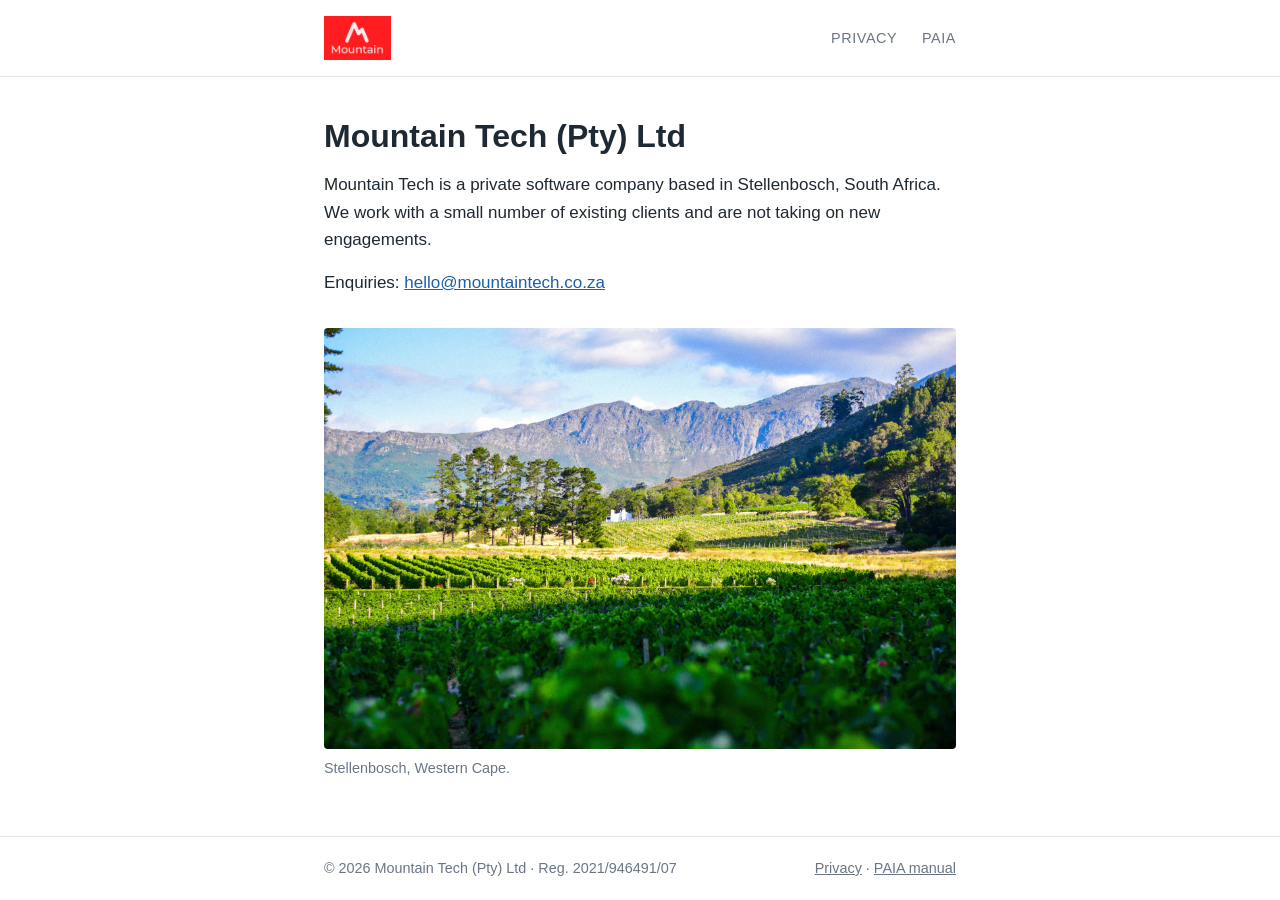
<file: index.html>
<!DOCTYPE html>
<html lang="en">
<head>
  <meta charset="UTF-8">
  <meta name="viewport" content="width=device-width, initial-scale=1.0">
  <meta name="description" content="Mountain Tech (Pty) Ltd is a private software company based in Stellenbosch, South Africa.">
  <title>Mountain Tech (Pty) Ltd</title>
  <link rel="stylesheet" href="/css/site.css">
  <link rel="apple-touch-icon" sizes="180x180" href="/apple-touch-icon.png">
  <link rel="icon" type="image/png" sizes="32x32" href="/favicon-32x32.png">
  <link rel="icon" type="image/png" sizes="16x16" href="/favicon-16x16.png">
  <link rel="manifest" href="/site.webmanifest">
</head>
<body>
  <header class="site-header">
    <div class="wrap">
      <a class="brand" href="/">
        <img src="/img/logo-transparent.png" alt="Mountain Tech">
      </a>
      <nav>
        <a href="/privacy/">Privacy</a>
        <a href="/paia/">PAIA</a>
      </nav>
    </div>
  </header>

  <main>
    <div class="wrap">
      <h1>Mountain Tech (Pty) Ltd</h1>
      <p>Mountain Tech is a private software company based in Stellenbosch, South Africa. We work with a small number of existing clients and are not taking on new engagements.</p>
      <p>Enquiries: <a href="mailto:hello@mountaintech.co.za">hello@mountaintech.co.za</a></p>
      <figure>
        <img src="/img/vineyard.jpg" alt="Vineyards outside Stellenbosch" width="960" height="640">
        <figcaption>Stellenbosch, Western Cape.</figcaption>
      </figure>
    </div>
  </main>

  <footer class="site-footer">
    <div class="wrap">
      <span>&copy; 2026 Mountain Tech (Pty) Ltd &middot; Reg. 2021/946491/07</span>
      <span><a href="/privacy/">Privacy</a> &middot; <a href="/paia/">PAIA manual</a></span>
    </div>
  </footer>
</body>
</html>
</file>
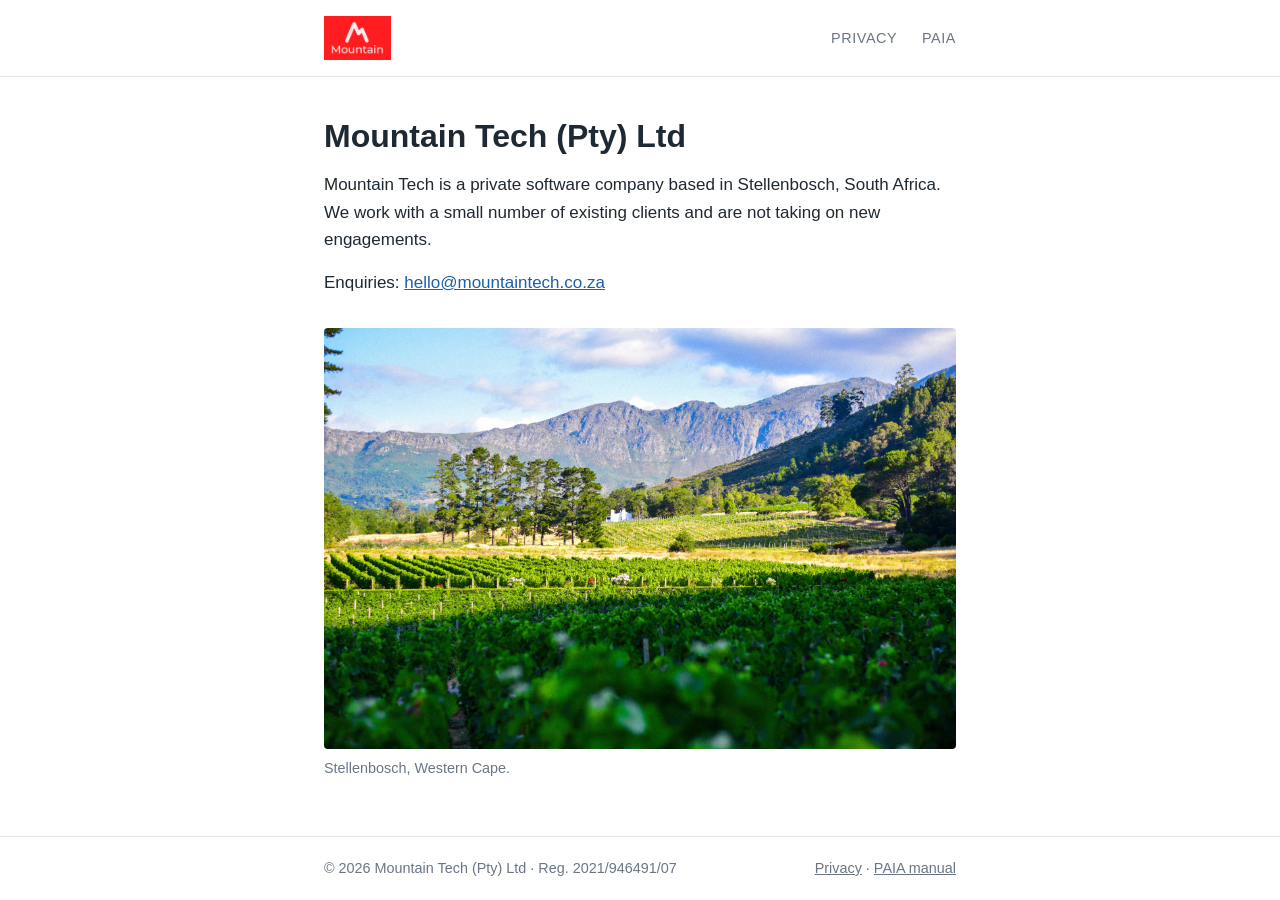
<file: about-us/index.html>
<!DOCTYPE html>
<html lang="en">
<head>
  <meta charset="UTF-8">
  <meta http-equiv="refresh" content="0; url=/">
  <meta name="robots" content="noindex">
  <link rel="canonical" href="https://mountaintech.co.za/">
  <title>Redirecting - Mountain Tech (Pty) Ltd</title>
</head>
<body>
  <p>This page has moved. <a href="/">Continue to mountaintech.co.za</a>.</p>
</body>
</html>
</file>
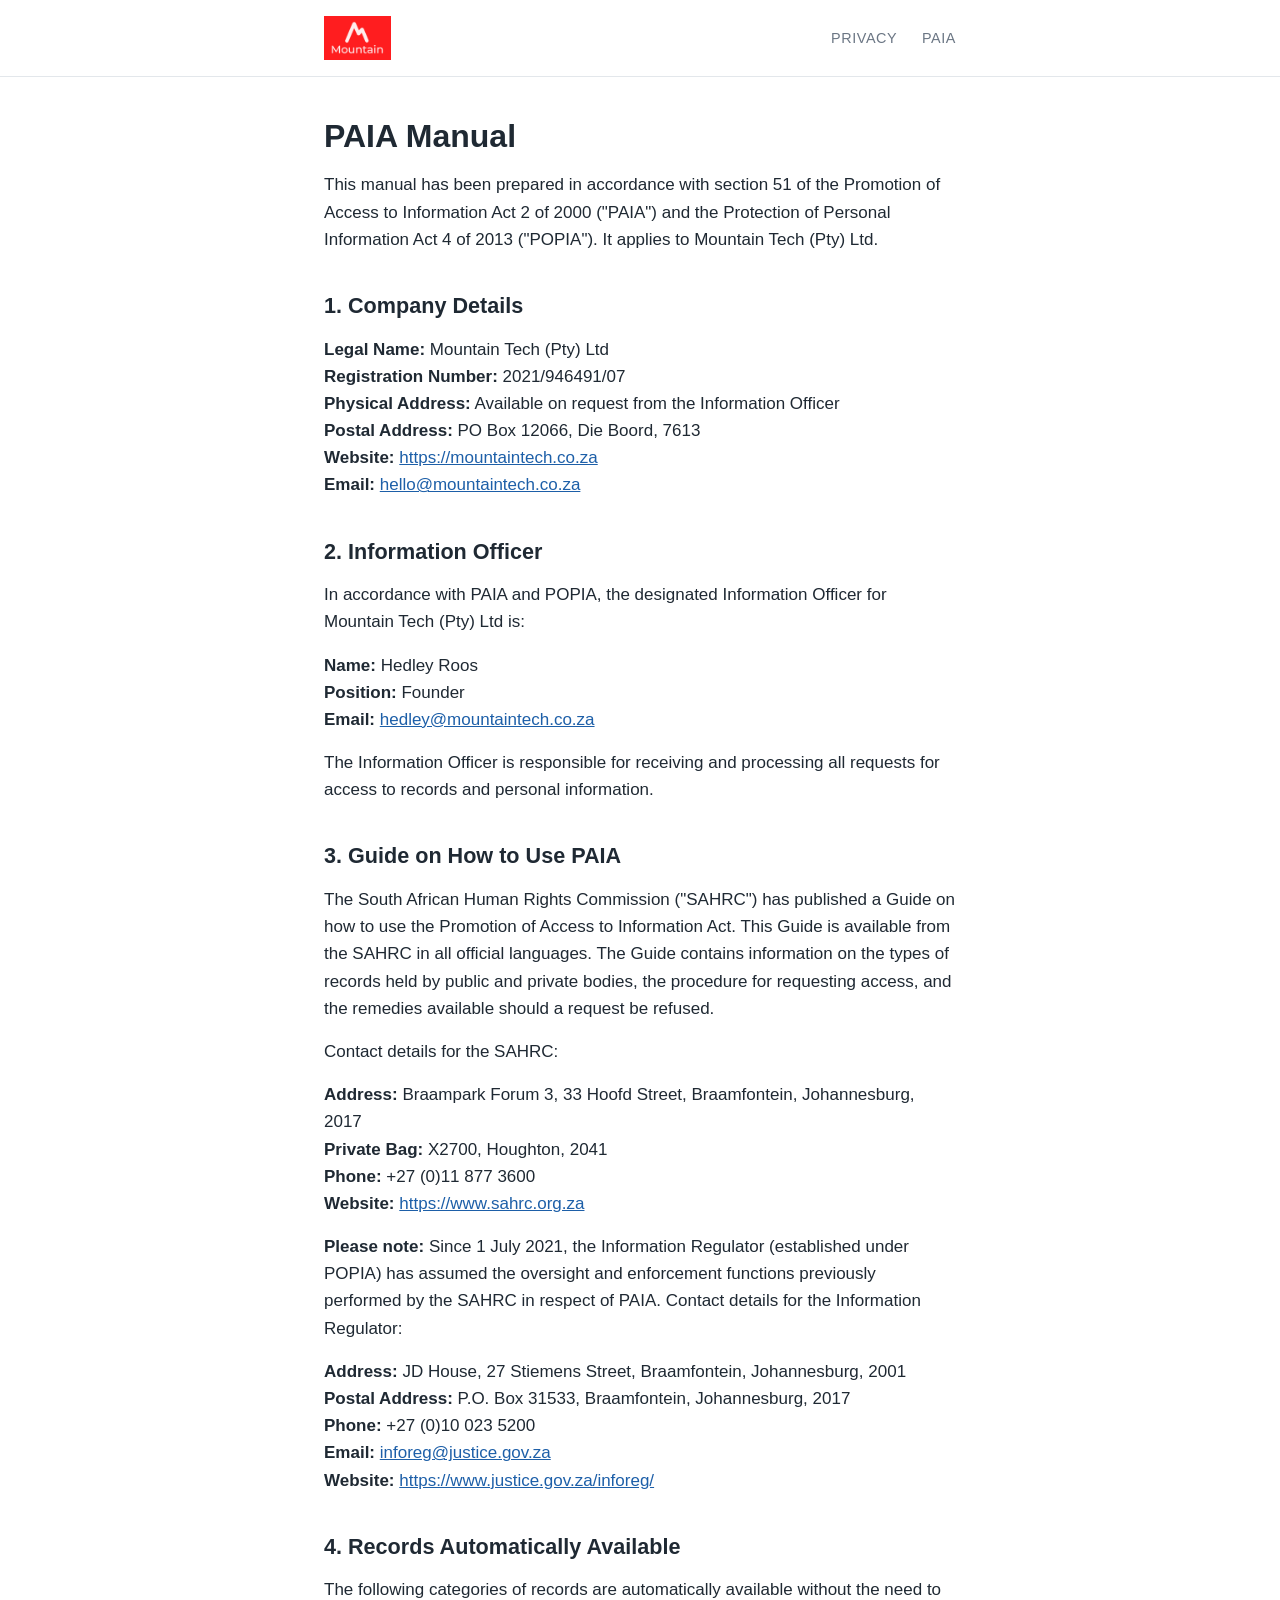
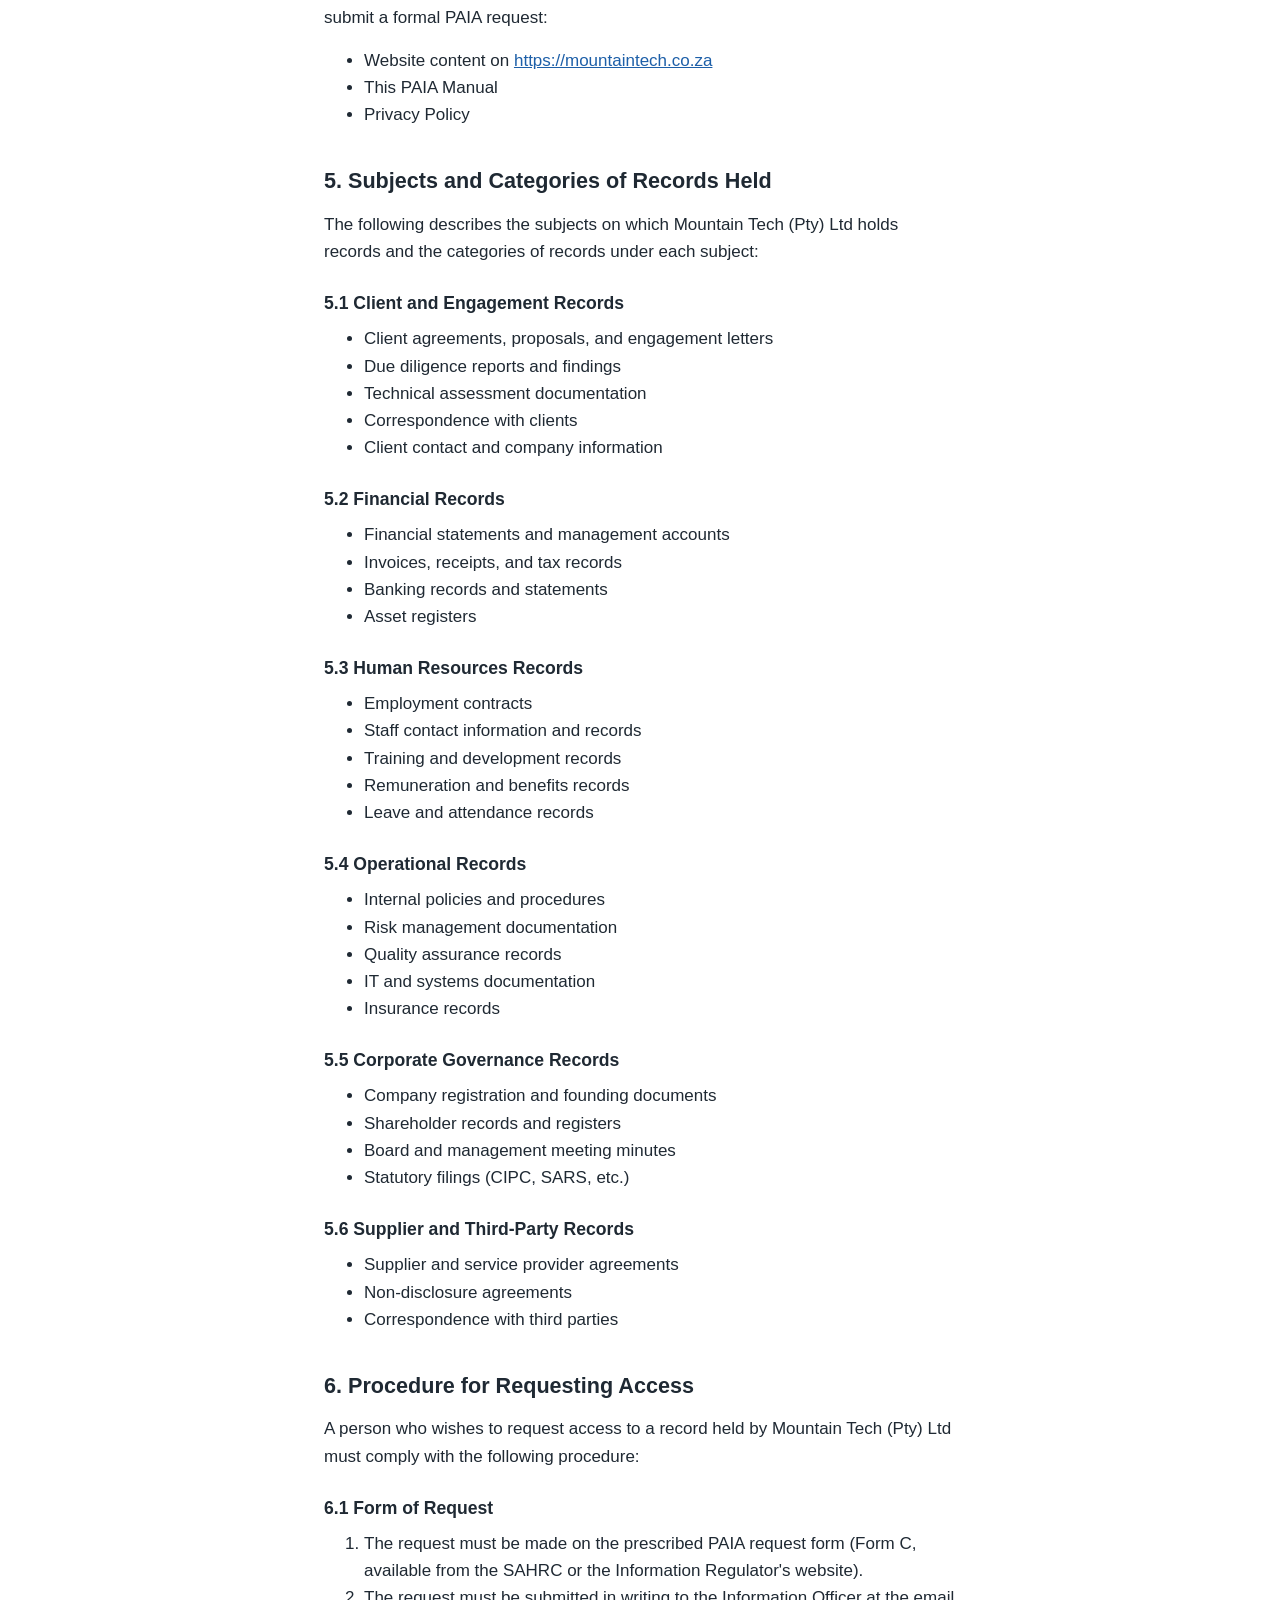
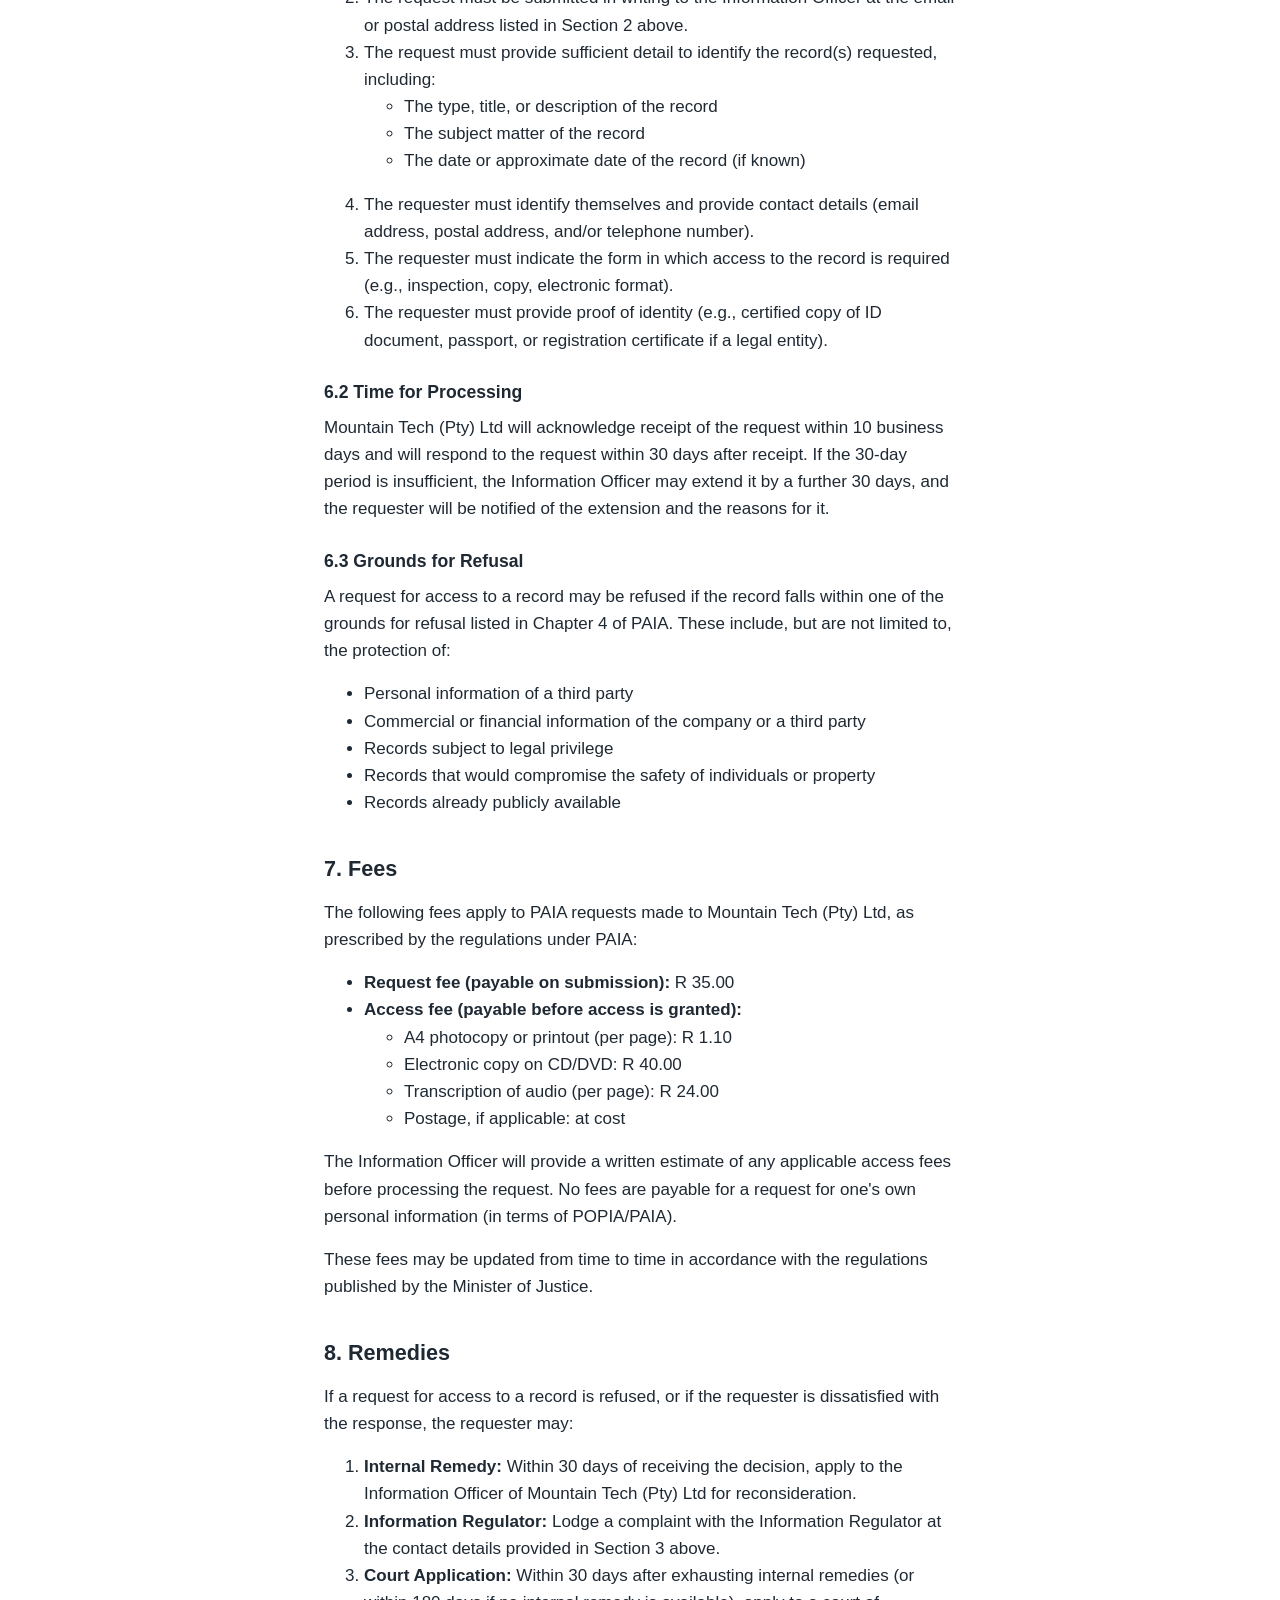
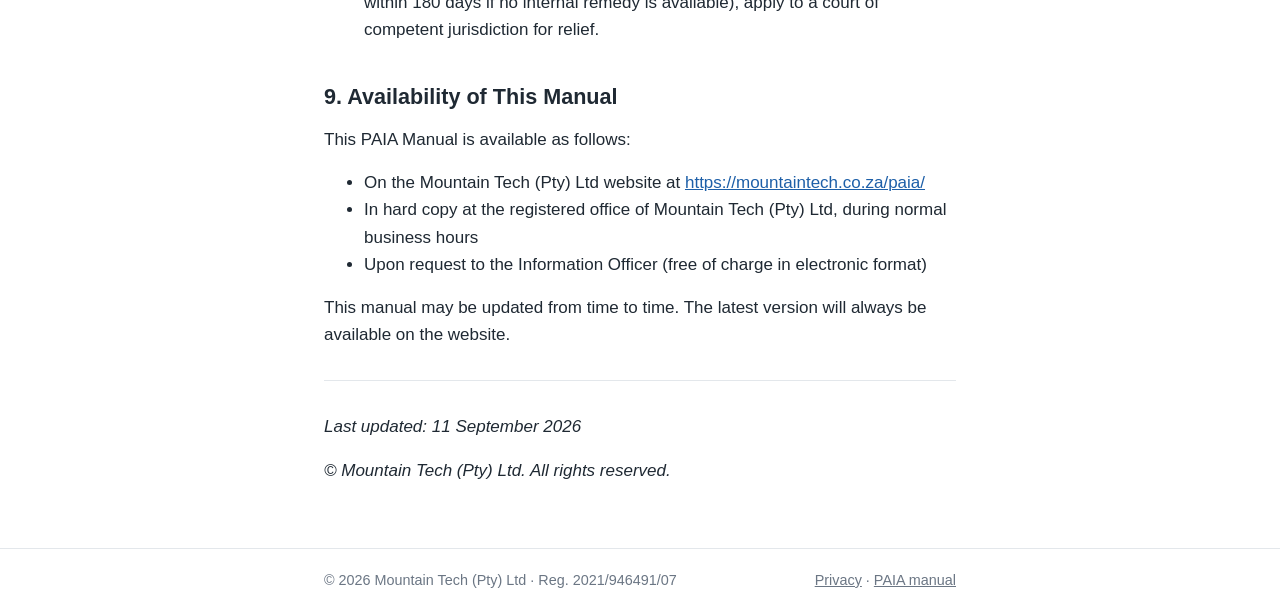
<file: paia/index.html>
<!DOCTYPE html>
<html lang="en">
<head>
  <meta charset="UTF-8">
  <meta name="viewport" content="width=device-width, initial-scale=1.0">
  <meta name="description" content="PAIA and POPIA manual for Mountain Tech (Pty) Ltd, prepared in accordance with section 51 of the Promotion of Access to Information Act.">
  <title>PAIA manual - Mountain Tech (Pty) Ltd</title>
  <link rel="stylesheet" href="/css/site.css">
  <link rel="apple-touch-icon" sizes="180x180" href="/apple-touch-icon.png">
  <link rel="icon" type="image/png" sizes="32x32" href="/favicon-32x32.png">
  <link rel="icon" type="image/png" sizes="16x16" href="/favicon-16x16.png">
  <link rel="manifest" href="/site.webmanifest">
</head>
<body>
  <header class="site-header">
    <div class="wrap">
      <a class="brand" href="/">
        <img src="/img/logo-transparent.png" alt="Mountain Tech">
      </a>
      <nav>
        <a href="/privacy/">Privacy</a>
        <a href="/paia/">PAIA</a>
      </nav>
    </div>
  </header>

  <main>
    <div class="wrap">
      <h1 id="paia-manual">PAIA Manual</h1>
      <p>This manual has been prepared in accordance with section 51 of the Promotion of Access to Information Act 2 of 2000 ("PAIA") and the Protection of Personal Information Act 4 of 2013 ("POPIA"). It applies to Mountain Tech (Pty) Ltd.</p>

      <h2 id="paia-company">1. Company Details</h2>
      <p><strong>Legal Name:</strong> Mountain Tech (Pty) Ltd<br>
      <strong>Registration Number:</strong> 2021/946491/07<br>
      <strong>Physical Address:</strong> Available on request from the Information Officer<br>
      <strong>Postal Address:</strong> PO Box 12066, Die Boord, 7613<br>
      <strong>Website:</strong> <a href="https://mountaintech.co.za">https://mountaintech.co.za</a><br>
      <strong>Email:</strong> <a href="mailto:hello@mountaintech.co.za">hello@mountaintech.co.za</a></p>

      <h2 id="paia-officer">2. Information Officer</h2>
      <p>In accordance with PAIA and POPIA, the designated Information Officer for Mountain Tech (Pty) Ltd is:</p>
      <p><strong>Name:</strong> Hedley Roos<br>
      <strong>Position:</strong> Founder<br>
      <strong>Email:</strong> <a href="mailto:hedley@mountaintech.co.za">hedley@mountaintech.co.za</a></p>
      <p>The Information Officer is responsible for receiving and processing all requests for access to records and personal information.</p>

      <h2 id="paia-guide">3. Guide on How to Use PAIA</h2>
      <p>The South African Human Rights Commission ("SAHRC") has published a Guide on how to use the Promotion of Access to Information Act. This Guide is available from the SAHRC in all official languages. The Guide contains information on the types of records held by public and private bodies, the procedure for requesting access, and the remedies available should a request be refused.</p>
      <p>Contact details for the SAHRC:</p>
      <p><strong>Address:</strong> Braampark Forum 3, 33 Hoofd Street, Braamfontein, Johannesburg, 2017<br>
      <strong>Private Bag:</strong> X2700, Houghton, 2041<br>
      <strong>Phone:</strong> +27 (0)11 877 3600<br>
      <strong>Website:</strong> <a href="https://www.sahrc.org.za">https://www.sahrc.org.za</a></p>
      <p><strong>Please note:</strong> Since 1 July 2021, the Information Regulator (established under POPIA) has assumed the oversight and enforcement functions previously performed by the SAHRC in respect of PAIA. Contact details for the Information Regulator:</p>
      <p><strong>Address:</strong> JD House, 27 Stiemens Street, Braamfontein, Johannesburg, 2001<br>
      <strong>Postal Address:</strong> P.O. Box 31533, Braamfontein, Johannesburg, 2017<br>
      <strong>Phone:</strong> +27 (0)10 023 5200<br>
      <strong>Email:</strong> <a href="mailto:inforeg@justice.gov.za">inforeg@justice.gov.za</a><br>
      <strong>Website:</strong> <a href="https://www.justice.gov.za/inforeg/">https://www.justice.gov.za/inforeg/</a></p>

      <h2 id="paia-auto">4. Records Automatically Available</h2>
      <p>The following categories of records are automatically available without the need to submit a formal PAIA request:</p>
      <ul>
        <li>Website content on <a href="https://mountaintech.co.za">https://mountaintech.co.za</a></li>
        <li>This PAIA Manual</li>
        <li>Privacy Policy</li>
      </ul>

      <h2 id="paia-records">5. Subjects and Categories of Records Held</h2>
      <p>The following describes the subjects on which Mountain Tech (Pty) Ltd holds records and the categories of records under each subject:</p>

      <h3>5.1 Client and Engagement Records</h3>
      <ul>
        <li>Client agreements, proposals, and engagement letters</li>
        <li>Due diligence reports and findings</li>
        <li>Technical assessment documentation</li>
        <li>Correspondence with clients</li>
        <li>Client contact and company information</li>
      </ul>

      <h3>5.2 Financial Records</h3>
      <ul>
        <li>Financial statements and management accounts</li>
        <li>Invoices, receipts, and tax records</li>
        <li>Banking records and statements</li>
        <li>Asset registers</li>
      </ul>

      <h3>5.3 Human Resources Records</h3>
      <ul>
        <li>Employment contracts</li>
        <li>Staff contact information and records</li>
        <li>Training and development records</li>
        <li>Remuneration and benefits records</li>
        <li>Leave and attendance records</li>
      </ul>

      <h3>5.4 Operational Records</h3>
      <ul>
        <li>Internal policies and procedures</li>
        <li>Risk management documentation</li>
        <li>Quality assurance records</li>
        <li>IT and systems documentation</li>
        <li>Insurance records</li>
      </ul>

      <h3>5.5 Corporate Governance Records</h3>
      <ul>
        <li>Company registration and founding documents</li>
        <li>Shareholder records and registers</li>
        <li>Board and management meeting minutes</li>
        <li>Statutory filings (CIPC, SARS, etc.)</li>
      </ul>

      <h3>5.6 Supplier and Third-Party Records</h3>
      <ul>
        <li>Supplier and service provider agreements</li>
        <li>Non-disclosure agreements</li>
        <li>Correspondence with third parties</li>
      </ul>

      <h2 id="paia-procedure">6. Procedure for Requesting Access</h2>
      <p>A person who wishes to request access to a record held by Mountain Tech (Pty) Ltd must comply with the following procedure:</p>

      <h3>6.1 Form of Request</h3>
      <ol>
        <li>The request must be made on the prescribed PAIA request form (Form C, available from the SAHRC or the Information Regulator's website).</li>
        <li>The request must be submitted in writing to the Information Officer at the email or postal address listed in Section 2 above.</li>
        <li>The request must provide sufficient detail to identify the record(s) requested, including:
          <ul>
            <li>The type, title, or description of the record</li>
            <li>The subject matter of the record</li>
            <li>The date or approximate date of the record (if known)</li>
          </ul>
        </li>
        <li>The requester must identify themselves and provide contact details (email address, postal address, and/or telephone number).</li>
        <li>The requester must indicate the form in which access to the record is required (e.g., inspection, copy, electronic format).</li>
        <li>The requester must provide proof of identity (e.g., certified copy of ID document, passport, or registration certificate if a legal entity).</li>
      </ol>

      <h3>6.2 Time for Processing</h3>
      <p>Mountain Tech (Pty) Ltd will acknowledge receipt of the request within 10 business days and will respond to the request within 30 days after receipt. If the 30-day period is insufficient, the Information Officer may extend it by a further 30 days, and the requester will be notified of the extension and the reasons for it.</p>

      <h3>6.3 Grounds for Refusal</h3>
      <p>A request for access to a record may be refused if the record falls within one of the grounds for refusal listed in Chapter 4 of PAIA. These include, but are not limited to, the protection of:</p>
      <ul>
        <li>Personal information of a third party</li>
        <li>Commercial or financial information of the company or a third party</li>
        <li>Records subject to legal privilege</li>
        <li>Records that would compromise the safety of individuals or property</li>
        <li>Records already publicly available</li>
      </ul>

      <h2 id="paia-fees">7. Fees</h2>
      <p>The following fees apply to PAIA requests made to Mountain Tech (Pty) Ltd, as prescribed by the regulations under PAIA:</p>
      <ul>
        <li><strong>Request fee (payable on submission):</strong> R 35.00</li>
        <li><strong>Access fee (payable before access is granted):</strong>
          <ul>
            <li>A4 photocopy or printout (per page): R 1.10</li>
            <li>Electronic copy on CD/DVD: R 40.00</li>
            <li>Transcription of audio (per page): R 24.00</li>
            <li>Postage, if applicable: at cost</li>
          </ul>
        </li>
      </ul>
      <p>The Information Officer will provide a written estimate of any applicable access fees before processing the request. No fees are payable for a request for one's own personal information (in terms of POPIA/PAIA).</p>
      <p>These fees may be updated from time to time in accordance with the regulations published by the Minister of Justice.</p>

      <h2 id="paia-remedies">8. Remedies</h2>
      <p>If a request for access to a record is refused, or if the requester is dissatisfied with the response, the requester may:</p>
      <ol>
        <li><strong>Internal Remedy:</strong> Within 30 days of receiving the decision, apply to the Information Officer of Mountain Tech (Pty) Ltd for reconsideration.</li>
        <li><strong>Information Regulator:</strong> Lodge a complaint with the Information Regulator at the contact details provided in Section 3 above.</li>
        <li><strong>Court Application:</strong> Within 30 days after exhausting internal remedies (or within 180 days if no internal remedy is available), apply to a court of competent jurisdiction for relief.</li>
      </ol>

      <h2 id="paia-availability">9. Availability of This Manual</h2>
      <p>This PAIA Manual is available as follows:</p>
      <ul>
        <li>On the Mountain Tech (Pty) Ltd website at <a href="https://mountaintech.co.za/paia/">https://mountaintech.co.za/paia/</a></li>
        <li>In hard copy at the registered office of Mountain Tech (Pty) Ltd, during normal business hours</li>
        <li>Upon request to the Information Officer (free of charge in electronic format)</li>
      </ul>
      <p>This manual may be updated from time to time. The latest version will always be available on the website.</p>

      <hr>

      <p><em>Last updated: 11 September 2026</em></p>
      <p><em>&copy; Mountain Tech (Pty) Ltd. All rights reserved.</em></p>
    </div>
  </main>

  <footer class="site-footer">
    <div class="wrap">
      <span>&copy; 2026 Mountain Tech (Pty) Ltd &middot; Reg. 2021/946491/07</span>
      <span><a href="/privacy/">Privacy</a> &middot; <a href="/paia/">PAIA manual</a></span>
    </div>
  </footer>
</body>
</html>
</file>
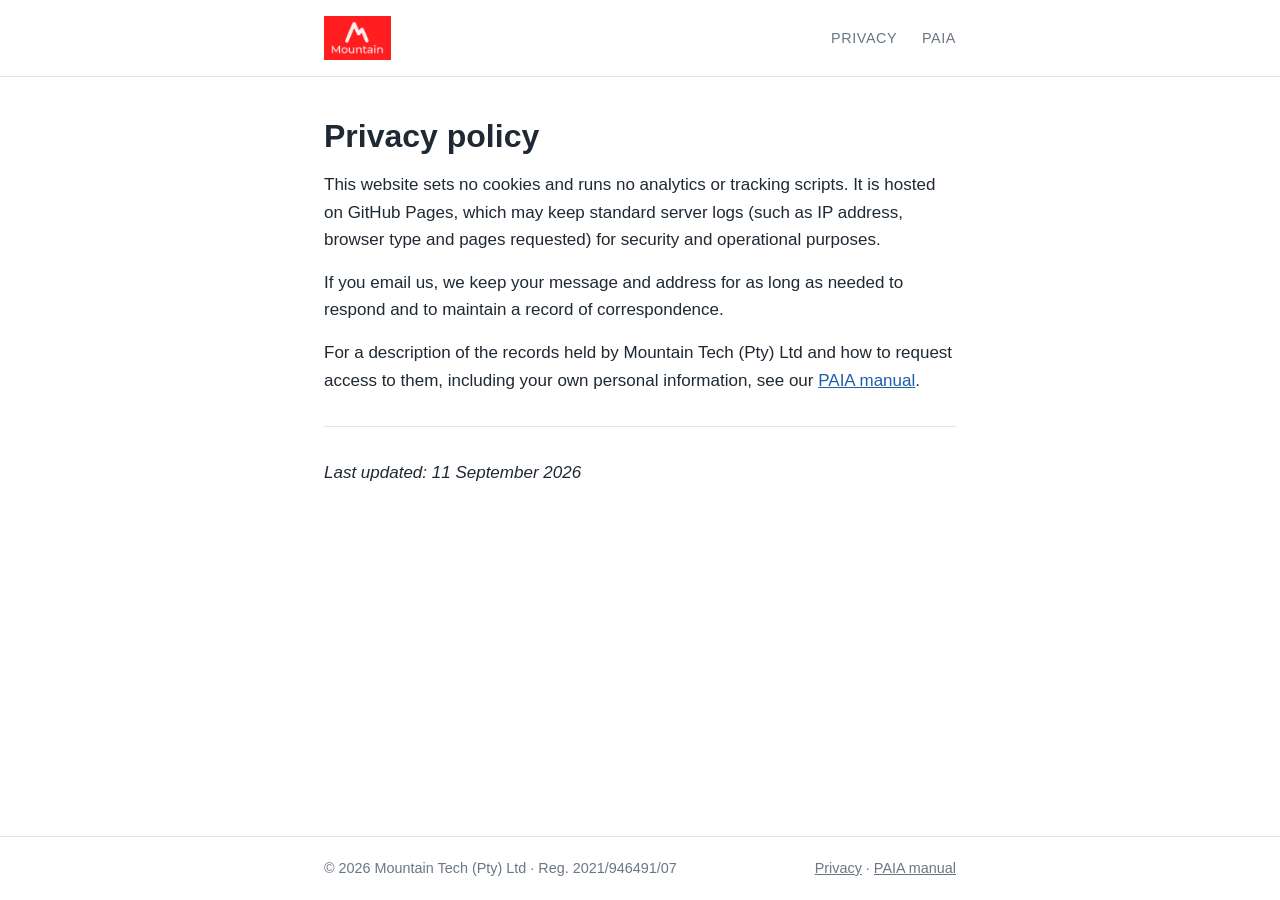
<file: privacy/index.html>
<!DOCTYPE html>
<html lang="en">
<head>
  <meta charset="UTF-8">
  <meta name="viewport" content="width=device-width, initial-scale=1.0">
  <meta name="description" content="Privacy policy for the Mountain Tech (Pty) Ltd website.">
  <title>Privacy policy - Mountain Tech (Pty) Ltd</title>
  <link rel="stylesheet" href="/css/site.css">
  <link rel="apple-touch-icon" sizes="180x180" href="/apple-touch-icon.png">
  <link rel="icon" type="image/png" sizes="32x32" href="/favicon-32x32.png">
  <link rel="icon" type="image/png" sizes="16x16" href="/favicon-16x16.png">
  <link rel="manifest" href="/site.webmanifest">
</head>
<body>
  <header class="site-header">
    <div class="wrap">
      <a class="brand" href="/">
        <img src="/img/logo-transparent.png" alt="Mountain Tech">
      </a>
      <nav>
        <a href="/privacy/">Privacy</a>
        <a href="/paia/">PAIA</a>
      </nav>
    </div>
  </header>

  <main>
    <div class="wrap">
      <h1>Privacy policy</h1>
      <p>This website sets no cookies and runs no analytics or tracking scripts. It is hosted on GitHub Pages, which may keep standard server logs (such as IP address, browser type and pages requested) for security and operational purposes.</p>
      <p>If you email us, we keep your message and address for as long as needed to respond and to maintain a record of correspondence.</p>
      <p>For a description of the records held by Mountain Tech (Pty) Ltd and how to request access to them, including your own personal information, see our <a href="/paia/">PAIA manual</a>.</p>
      <hr>
      <p><em>Last updated: 11 September 2026</em></p>
    </div>
  </main>

  <footer class="site-footer">
    <div class="wrap">
      <span>&copy; 2026 Mountain Tech (Pty) Ltd &middot; Reg. 2021/946491/07</span>
      <span><a href="/privacy/">Privacy</a> &middot; <a href="/paia/">PAIA manual</a></span>
    </div>
  </footer>
</body>
</html>
</file>
<file: css/site.css>
:root {
  --text: #1f2933;
  --muted: #6b7684;
  --line: #e3e7eb;
  --link: #1d5fa8;
  --bg: #ffffff;
}

* { box-sizing: border-box; }

html { color-scheme: light; }

body {
  margin: 0;
  background: var(--bg);
  color: var(--text);
  font: 17px/1.6 -apple-system, BlinkMacSystemFont, "Segoe UI", Roboto, Helvetica, Arial, sans-serif;
  display: flex;
  flex-direction: column;
  min-height: 100vh;
}

a { color: var(--link); }
a:hover { text-decoration: none; }

.wrap {
  width: 100%;
  max-width: 42rem;
  margin: 0 auto;
  padding-inline: 1.25rem;
}

.site-header {
  border-bottom: 1px solid var(--line);
}

.site-header .wrap {
  display: flex;
  align-items: center;
  justify-content: space-between;
  gap: 1rem;
  padding-block: 1rem;
}

.site-header .brand img {
  display: block;
  height: 44px;
  width: auto;
}

.site-header nav a {
  margin-left: 1.25rem;
  font-size: 0.9rem;
  letter-spacing: 0.04em;
  text-transform: uppercase;
  color: var(--muted);
  text-decoration: none;
}

.site-header nav a:hover { color: var(--text); }

main { flex: 1; }
main .wrap { padding-block: 2.5rem 3rem; }

h1 { font-size: 2rem; line-height: 1.2; margin: 0 0 1rem; }
h2 { font-size: 1.35rem; margin: 2.25rem 0 0.75rem; }
h3 { font-size: 1.1rem; margin: 1.5rem 0 0.5rem; }
p, ul, ol { margin: 0 0 1rem; }
hr { border: 0; border-top: 1px solid var(--line); margin: 2rem 0; }

figure { margin: 2rem 0 0; }
figure img { display: block; width: 100%; height: auto; border-radius: 4px; }
figcaption { color: var(--muted); font-size: 0.9rem; margin-top: 0.5rem; }

.site-footer {
  border-top: 1px solid var(--line);
  color: var(--muted);
  font-size: 0.9rem;
}

.site-footer .wrap {
  display: flex;
  flex-wrap: wrap;
  justify-content: space-between;
  gap: 0.5rem 1.5rem;
  padding-block: 1.25rem;
}

.site-footer a { color: var(--muted); }

@media (max-width: 480px) {
  body { font-size: 16px; }
  h1 { font-size: 1.6rem; }
  .site-header nav a { margin-left: 0.9rem; }
}
</file>
